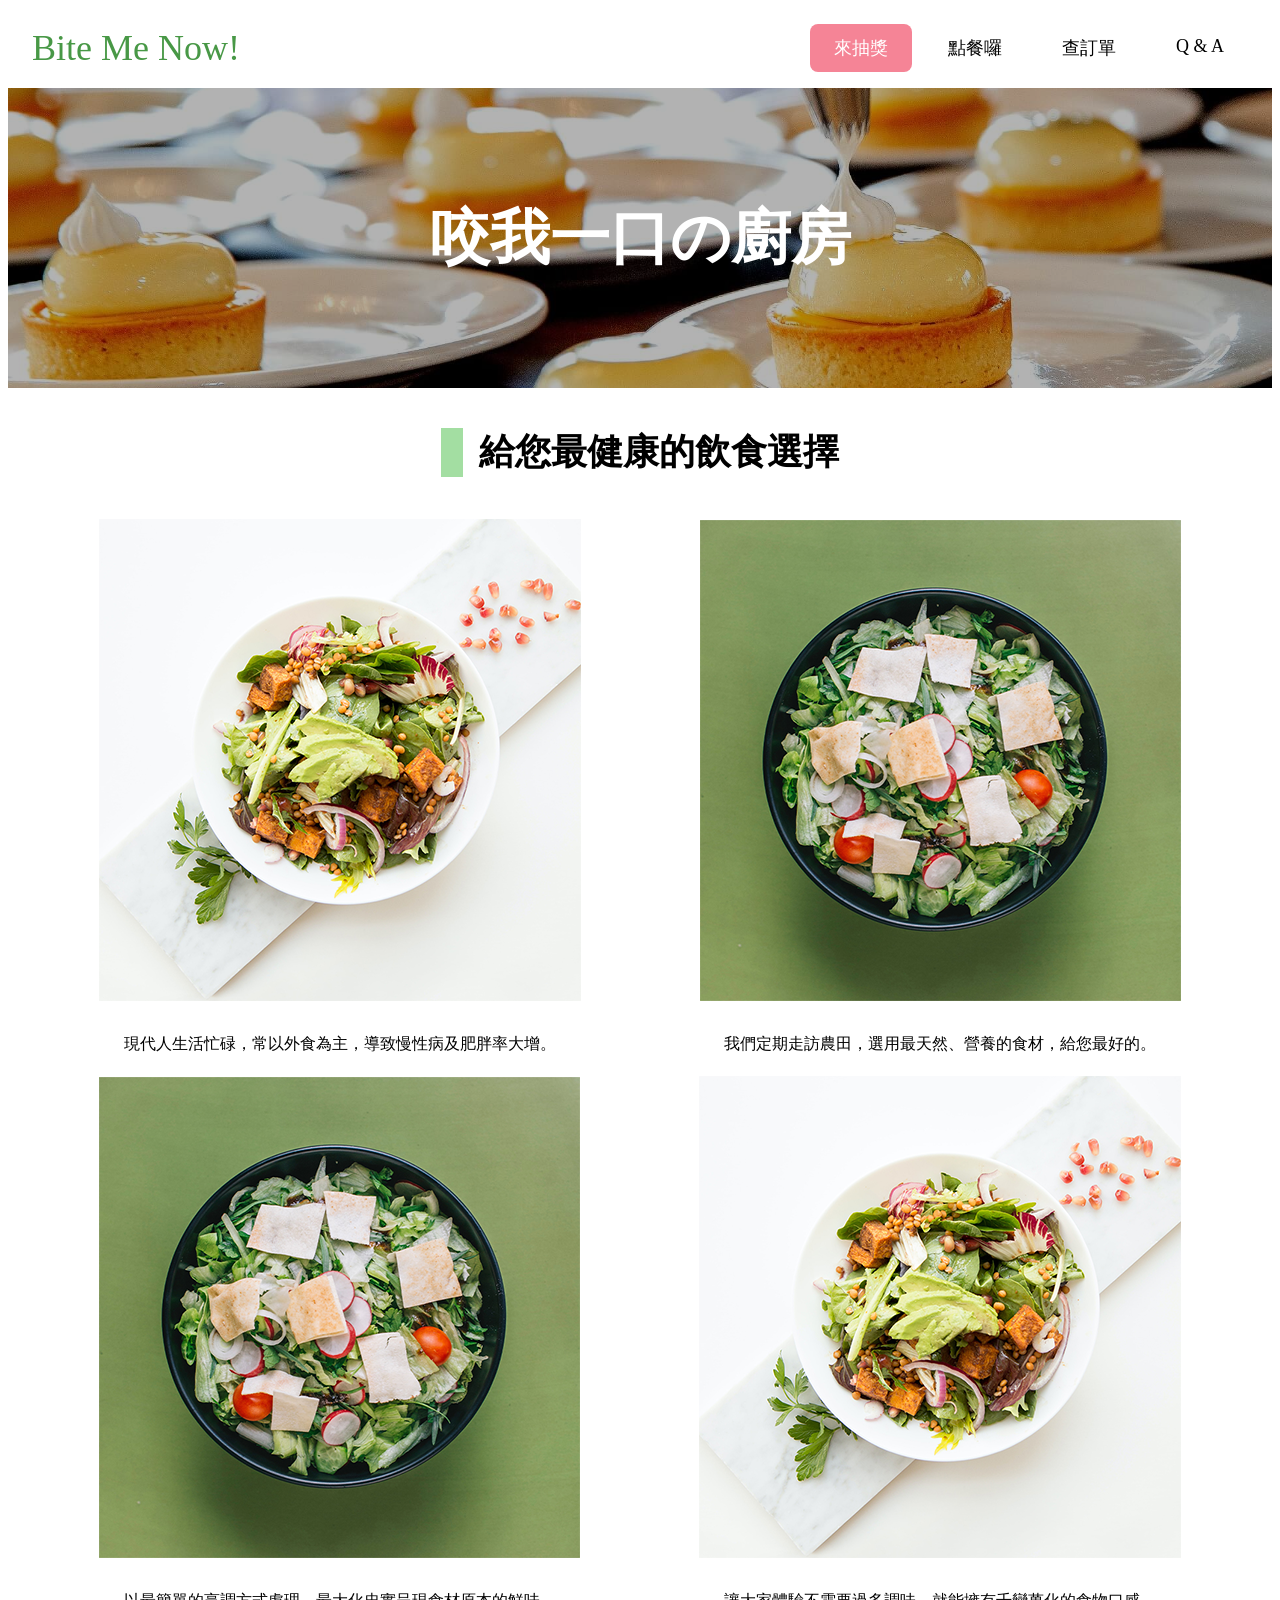
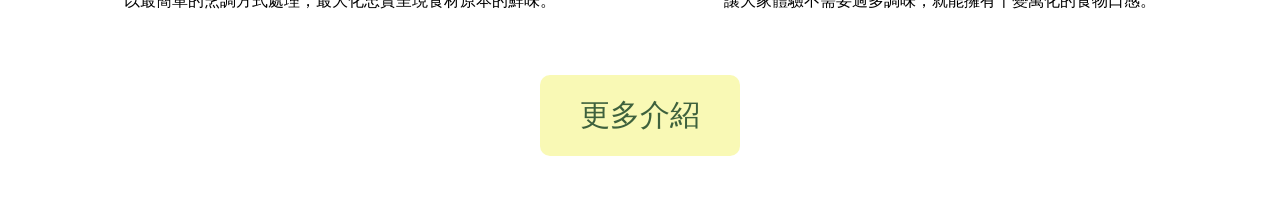
<file: week-2/index.html>
<!DOCTYPE html>

<html>
  <head>
   <meta charset="utf-8">
   <title>Week-1 Homework</title>
   <meta name="viewport" content="width=device-width, initial-scale=1">
   <link rel="stylesheet" href="https://necolas.github.io/normalize.css/8.0.1/normalize.css" />
   <link rel="stylesheet" href="style.css">
   <title>Restaurant - Bite Me Now</title>
  </head>

  <body>
    <nav class="nav">
      <div class="nav_sitename">
        Bite Me Now! 
      </div>
      <div class="menu_toggle" id="mobile_menu">
        <span class="bar"></span>
        <span class="bar"></span>
        <span class="bar"></span>
      </div>
      <ul class="nav_list">
       <li class="active"><a href="#">來抽獎</a></li>
       <li><a href="#">點餐囉</a></li>
       <li><a href="#">查訂單</a></li>
       <li><a href="#">Q & A</a></li>
      </ul> 
    </nav> 
    <section class="banner" id="welcome_banner">
        <h1 id="goodtime_banner">咬我一口の廚房</h1>
    </section>
    <div class="wrapper">
      <section class="section">
        <h2 class="section_title">
          給您最健康的飲食選擇
        </h2>
        <div class="section_contents">
          <div class="content">
            <img src="f-001.png" />
            <p>現代人生活忙碌，常以外食為主，導致慢性病及肥胖率大增。</p>
          </div>
          <div class="content">
            <img src="f-002.png" />
            <p>我們定期走訪農田，選用最天然、營養的食材，給您最好的。</p>
          </div>
          <div class="content">
            <img src="f-002.png" />
            <p>以最簡單的烹調方式處理，最大化忠實呈現食材原本的鮮味。</p>
          </div>
          <div class="content">
            <img src="f-001.png" />
            <p>讓大家體驗不需要過多調味，就能擁有千變萬化的食物口感。</p>
          </div>
        </div>
        <div class="button">
          更多介紹
        </div>
        <div class="section_contents" id="hidden_contents">
          <div class="content">
            <img src="f-001.png" />
            <p>秘密菜單：（一）</p>
          </div>
          <div class="content">
            <img src="f-002.png" />
            <p>秘密菜單：（二）</p>
          </div>
          <div class="content">
            <img src="f-002.png" />
            <p>秘密菜單：（三）</p>
          </div>
          <div class="content">
            <img src="f-001.png" />
            <p>秘密菜單：（四）</p>
          </div>
        </div>
      </section>
    </div>
    <script src="web.js"></script>
  </body>

</html>
</file>
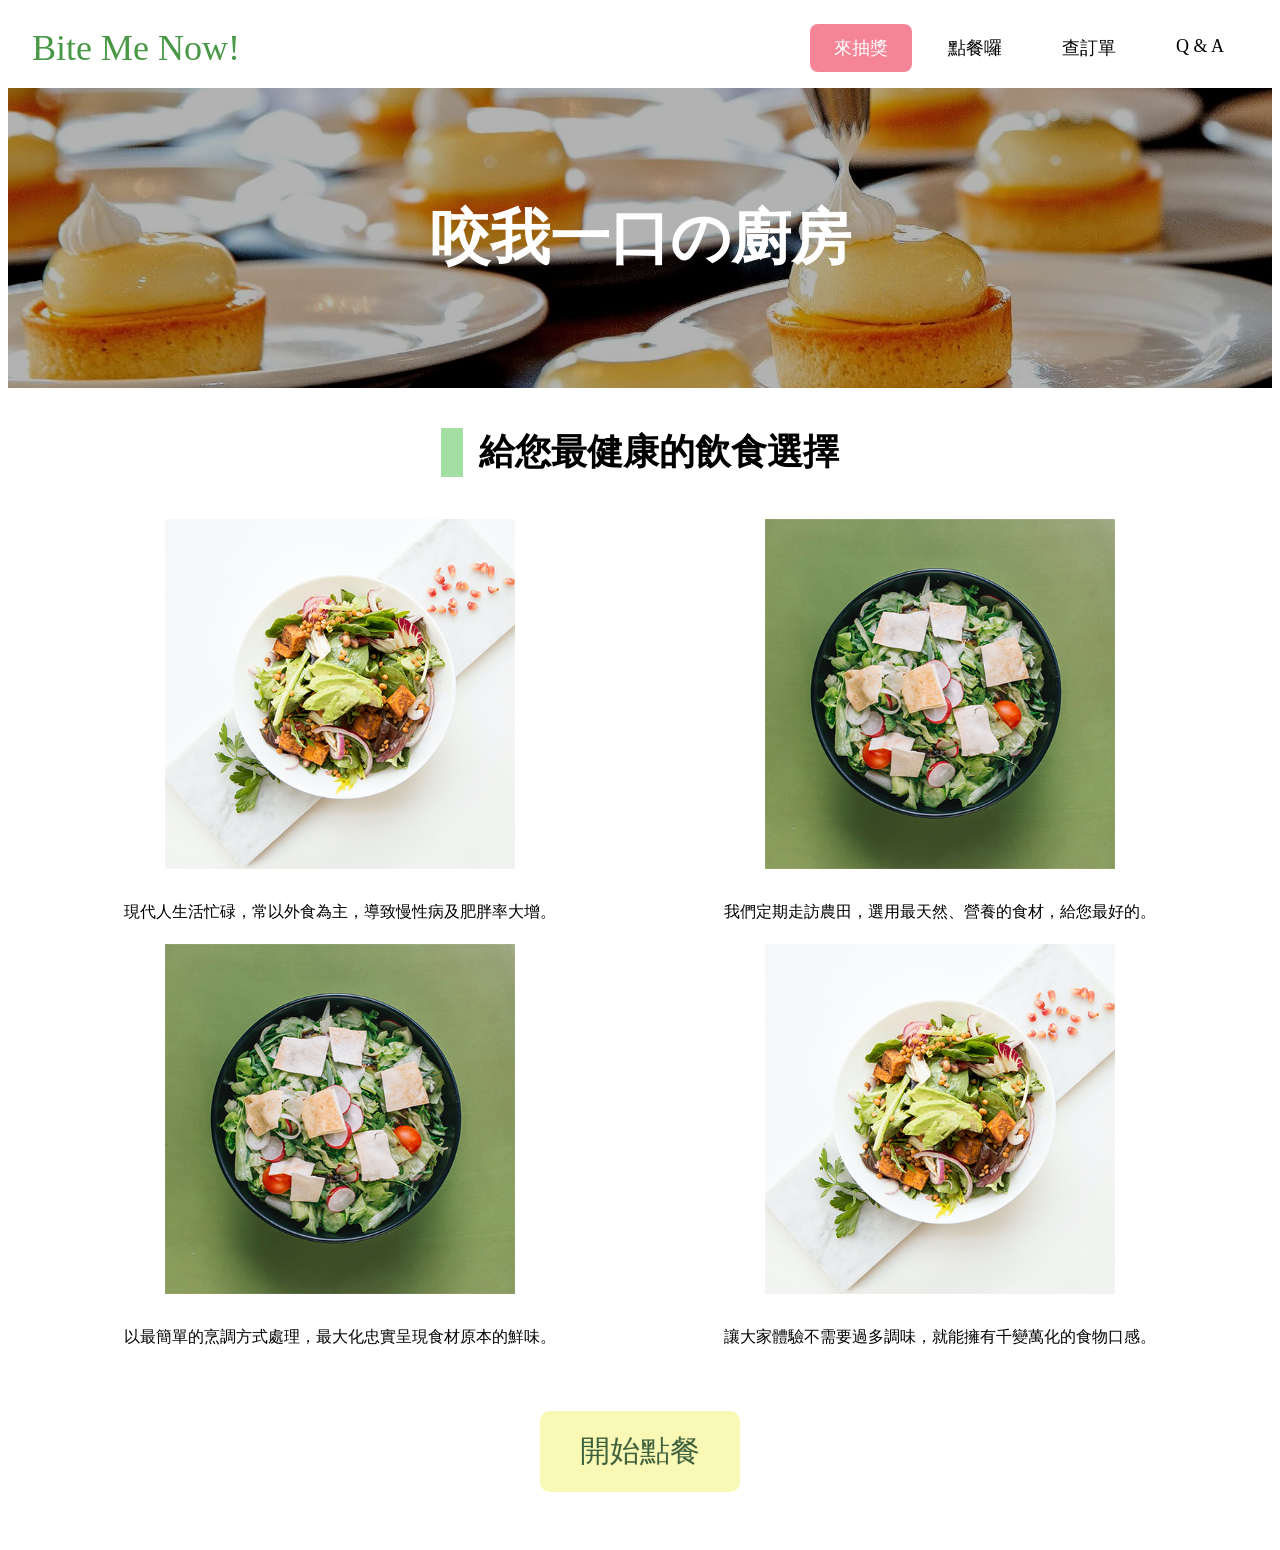
<file: week-1/week1_hw2.html>
<!DOCTYPE html>

<html>
  <head>
   <meta charset="utf-8">
   <title>Week-1 Homework</title>
   <meta name="viewport" content="width=device-width, initial-scale=1">
   <link rel="stylesheet" href="https://necolas.github.io/normalize.css/8.0.1/normalize.css" />
   
   <style>
     .nav {
        display: flex;
        height: 80px;
        background: white;
        justify-content: space-between;
        align-items: center;
        padding: 0 24px;
     }
     .nav_sitename {
        color: #489846;
        font-size: 36px;
     }
     .nav_list {
        list-style: none;
        margin: 0;
        padding: 0;
        display: flex;
        flex-direction: row;
        font-size: 18px;
     }
     .nav_list li {
        margin-left: 12px;
        padding: 12px 24px;
        border-radius: 8px;
        transition: background 0.1s;
     }
     .nav_list li.active, .nav_list li:hover{
        background-color: #f58496;
     }
     .nav_list li.active a, .nav_list li:hover a {
        color: white;
     }
     .nav_list li a {
        text-decoration: none;
        color: black;
     }
     .banner {
        position: relative;
        height: 300px;
        background: url(bg.jpg) center/cover no-repeat;
     }
     .banner:after {
        content: "";
        position: absolute;
        background: rgba(0,0,0,0.3);
        top: 0;
        left: 0;
        right: 0;
        bottom: 0;
     } 
     .banner h1 {
        display: inline-block;
        position: relative;
        margin: 0;
        color: white;
        z-index: 1;
        top: 50%;
        left: 50%;
        transform: translate(-50%,-50%);
        font-size: 60px;
     }
     h2 {
        margin: 0;
     }
     .wrapper {
        max-width: 1200px;
        margin: 0 auto;
     }
     .section {
        text-align: center;
        margin-top: 40px;
     }
     .section_title {
        display: inline-block;
        font-size: 36px;
        border-left: solid 22px #a3dea2;
        padding-left: 16px;
     }
     .section_contents {
        display: flex;
        flex-wrap: wrap;
        flex-direction: row;
        justify-content: center;
        align-items: center;
        font-size: 16px;
        line-height: 2em;
        margin: 42px 0px;
     }
     .content {
        margin: 0 auto;
     }
     .content img {
        width: 350px;
        height: 350px;
     }
     .button {
        display: inline-block;
        padding: 20px 40px;
        font-size: 30px;
        color: #3e613d;
        background-color: #f9f9b5;
        border-radius: 10px;
        cursor: pointer;
        transition: transform 0.1s;
        margin-bottom: 50px;
     }
     .button:hover {
        transform: scale(1.1);
     }

     @media screen and (min-width: 800px) and (max-width: 1200px){
      .section_contents {
        display: flex;
        flex-wrap: wrap;
      }
     }

     @media screen and (max-width: 800px){ 
     .nav_list {
        display: none;
     }
     .bar {
        background-color: black;
        padding: 2px 18px;
        height: 2px;
        display: block; 
        margin: 6px 0;
      } 
     .menu_toggle {
        display: block;
        cursor: pointer;
      }
      .menu_toggle:hover {
        cursor: pointer;
      }
     }
     
     @media screen and (max-width: 500px) {
      .section_contents {
        display: flex;
        flex-wrap: column;
      }
     }
   </style>
  </head>

  <body>
    <nav class="nav">
      <div class="nav_sitename">
        Bite Me Now! 
      </div>
      <div class="menu_toggle" id="mobile_menu">
        <span class="bar"></span>
        <span class="bar"></span>
        <span class="bar"></span>
      </div>
      <ul class="nav_list">
       <li class="active"><a href="#">來抽獎</a></li>
       <li><a href="#">點餐囉</a></li>
       <li><a href="#">查訂單</a></li>
       <li><a href="#">Q & A</a></li>
      </ul> 
    </nav> 
    <section class="banner">
        <h1>咬我一口の廚房</h1>
    </section>
    <div class="wrapper">
      <section class="section">
        <h2 class="section_title">
          給您最健康的飲食選擇
        </h2>
        <div class="section_contents">
          <div class="content">
            <img src="f-001.png" />
            <p>現代人生活忙碌，常以外食為主，導致慢性病及肥胖率大增。</p>
          </div>
          <div class="content">
            <img src="f-002.png" />
            <p>我們定期走訪農田，選用最天然、營養的食材，給您最好的。</p>
          </div>
          <div class="content">
            <img src="f-002.png" />
            <p>以最簡單的烹調方式處理，最大化忠實呈現食材原本的鮮味。</p>
          </div>
          <div class="content">
            <img src="f-001.png" />
            <p>讓大家體驗不需要過多調味，就能擁有千變萬化的食物口感。</p>
          </div>
        </div>
        <div class="button">
          開始點餐
        </div>
      </section>
    </div>
  </body>

</html>
</file>
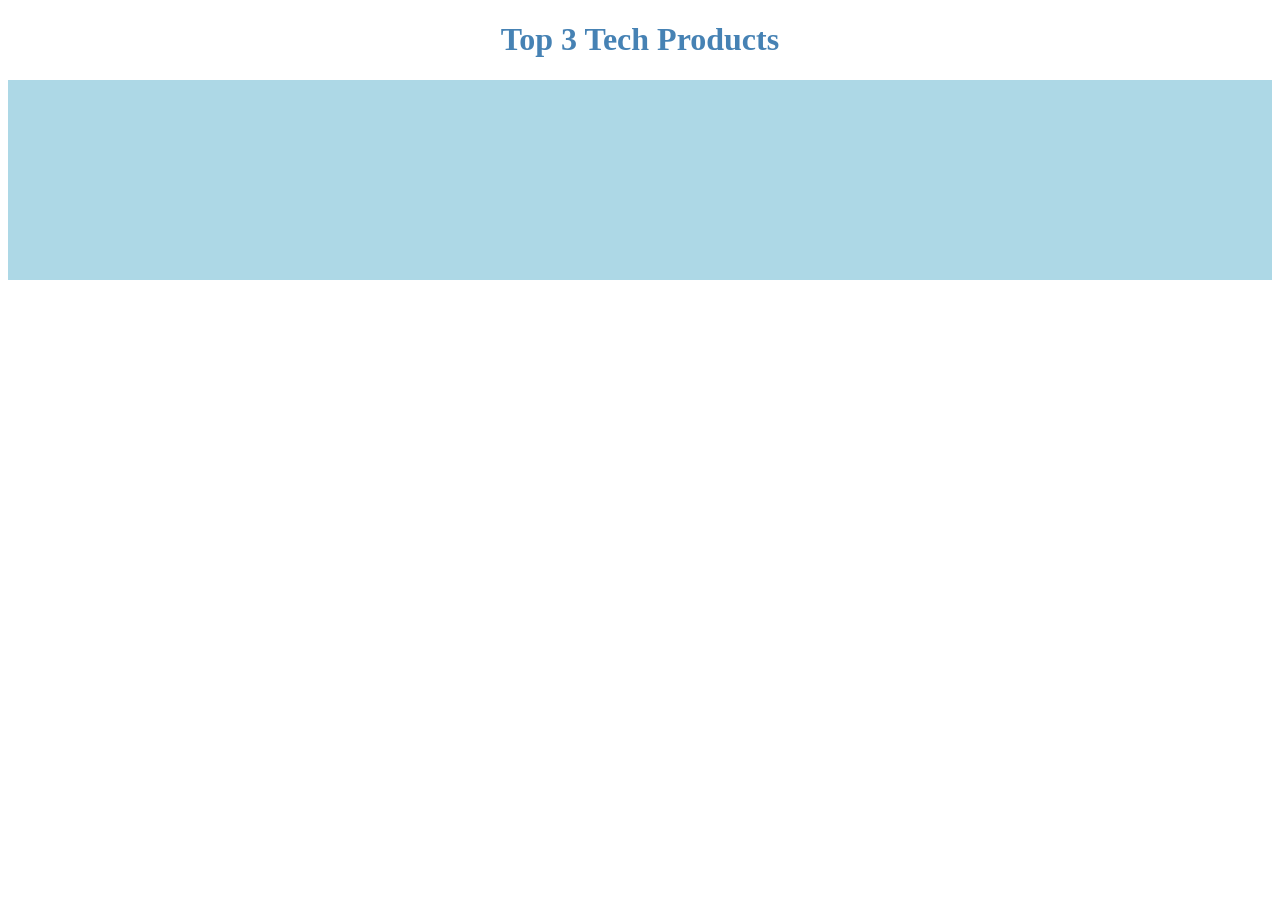
<file: week-4/week4-hw2.html>
<!DOCTYPE html>

<html>
  <head>
    <meta charset="utf-8">
    <title>Week-4 hw2</title>
    <meta name="viewport" content="width=device-width, initial-scale=1">
    <link rel="stylesheet" href="https://necolas.github.io/normalize.css/8.0.1/normalize.css" />
    <link rel="stylesheet" href="style.css">
    <script src="ajax.js"></script>
  </head>
  <body>
    <h1 class="title">
      Top 3 Tech Products
    </h1>
    <div id="products">
    </div>
  </body>
</html>
</file>
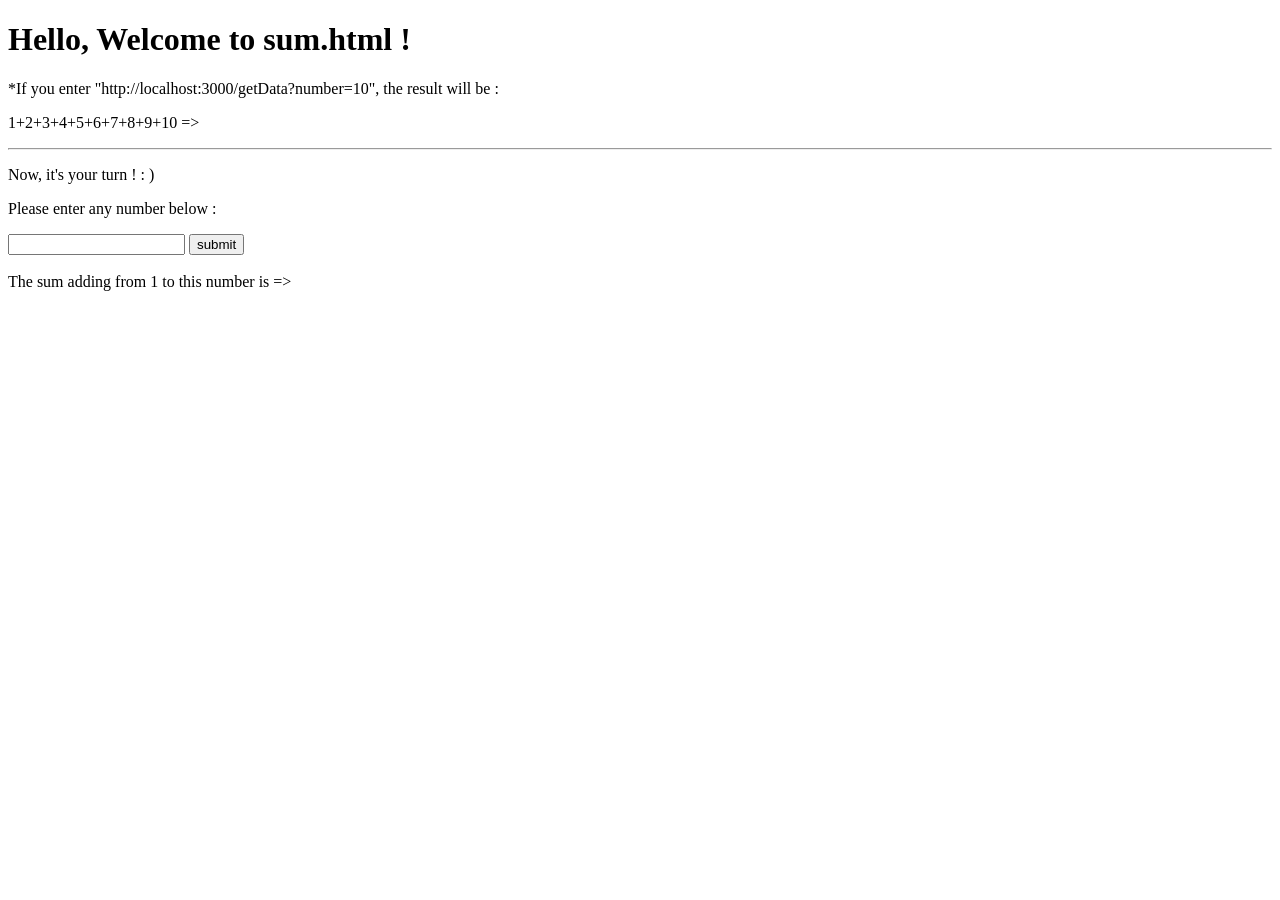
<file: week-3/week3/public/sum.html>
<!DOCTYPE html>
<html>
<head>
    <meta charset="utf-8">
    <title>Week3 hw3</title>
    <meta name="viewport" content="width=device-width, initial-scale=1">
    <script src="http://code.jquery.com/jquery-3.6.0.min.js"></script>
    <script>
        let ajax = new XMLHttpRequest();
        ajax.onreadystatechange = function () {
            if (ajax.readyState === 4) {
                document.getElementById("ajax").innerHTML = ajax.responseText;
            }
        }
        ajax.open("GET", "http://localhost:3000/getData?number=10");
        ajax.send();

        function calculate (){
            let number = $("#number").val();
            let request = new XMLHttpRequest();
            request.open("GET", "/getData" + "?number=" + number);
            request.onload = function () {
                var content = document.getElementById("result");
                content.innerHTML = request.responseText;
            }
            request.send();
        }
    </script>
</head>
<body>
    <h1>Hello, Welcome to sum.html !</h1>
    <div>
        <span>*If you enter "http://localhost:3000/getData?number=10", the result will be :</span>
        <br>
        <p>1+2+3+4+5+6+7+8+9+10 =></p>
        <span id="ajax"></span>
    </div>
    <hr>
    <form>
        <p>Now, it's your turn ! : )</p>
        <p>Please enter any number below :</p>
        <input type="text" name="number" id="number">
        <input type="button" value="submit" id="submit" onclick="calculate()">
    </form>
    <br>
    <p style="display:inline">The sum adding from 1 to this number is =></p>
    <span id="result" style="text-decoration: underline"></span>
</body>
</html>
</file>
<file: week-2/style.css>
.nav {
        display: flex;
        height: 80px;
        background: white;
        justify-content: space-between;
        align-items: center;
        padding: 0 24px;
     }
     .nav_sitename {
        color: #489846;
        font-size: 36px;
     }
     .nav_list {
        list-style: none;
        margin: 0;
        padding: 0;
        display: flex;
        flex-direction: row;
        font-size: 18px;
     }
     .nav_list li {
        margin-left: 12px;
        padding: 12px 24px;
        border-radius: 8px;
        transition: background 0.1s;
     }
     .nav_list li.active, .nav_list li:hover{
        background-color: #f58496;
     }
     .nav_list li.active a, .nav_list li:hover a {
        color: white;
     }
     .nav_list li a {
        text-decoration: none;
        color: black;
     }
     .banner {
        position: relative;
        height: 300px;
        background: url(bg.jpg) center/cover no-repeat;
     }
     .banner:after {
        content: "";
        position: absolute;
        background: rgba(0,0,0,0.3);
        top: 0;
        left: 0;
        right: 0;
        bottom: 0;
     } 
     .banner h1 {
        display: inline-block;
        position: relative;
        margin: 0;
        color: white;
        z-index: 1;
        top: 50%;
        left: 50%;
        transform: translate(-50%,-50%);
        font-size: 60px;
     }
     h2 {
        margin: 0;
     }
     .wrapper {
        max-width: 1200px;
        margin: 0 auto;
     }
     .section {
        text-align: center;
        margin-top: 40px;
     }
     .section_title {
        display: inline-block;
        font-size: 36px;
        border-left: solid 22px #a3dea2;
        padding-left: 16px;
     }
     .section_contents {
        display: flex;
        flex-wrap: wrap;
        flex-direction: row;
        justify-content: center;
        align-items: center;
        font-size: 16px;
        line-height: 2em;
        margin: 42px 0px;
     }
     .content {
        margin: 0 auto;
     }
     .button {
        display: inline-block;
        padding: 20px 40px;
        font-size: 30px;
        color: #3e613d;
        background-color: #f9f9b5;
        border-radius: 10px;
        cursor: pointer;
        transition: transform 0.1s;
        margin-bottom: 50px;
     }
     .button:hover {
        transform: scale(1.1);
     }
     #hidden_contents {
      display: none;
     }

     @media screen and (min-width: 800px) and (max-width: 1200px){
      .section_contents {
        display: flex;
        flex-wrap: wrap;
      }
     }

     @media screen and (max-width: 800px) { 
      body {
         overflow-x:hidden;
      }
      .nav {
         position: relative;　
      }
      .nav_list {
         display: grid;
         grid-template-columns: auto;
         margin: 0;
         width: 37%;
         position: fixed;
         top: 80px;
         right: -100%;
         opacity: 0;
         trasition: all 0.5s ease;
         overflow:hidden;
         font-size: 20px;
         z-index: 2;
      }
      .nav_list.active {
         right: 0;
         opacity: 1;
         transition: all 0.5s ease;
      }
      .nav_list li {
         background-color: rgba(255, 217, 204,0.5) ;
         /*text-align: center;*/
         line-height: 51px;
         width: 100%;
         display: table;
         border-radius: 22px;
      }
      .banner {
         z-index: -1;
      }
      #mobile_menu {
         position: absolute;
         top: 20%;
         right: 5%;
         transform: translate(5%,20%);
         overflow:hidden;
      }
      .bar {
         display: block;
         background-color: black;
         padding: 2px 18px;
         height: 2px;
         margin: 6px 0;
         cursor: pointer;
         overflow:hidden;
      }
      .menu_toggle:hover {
        cursor: pointer;
      }
      #mobile_menu.is_active .bar:nth-child(2) {
         opacity: 0;
      }
      #mobile_menu.is_active .bar:nth-child(1) {
         transform: translateY(12px) rotate(44deg); 
      }
      #mobile_menu.is_active .bar:nth-child(3) {
         transform: translateY(-12px) rotate(-45deg); 
      }
     
     @media screen and (max-width: 500px) {
      .section_contents {
        display: flex;
        flex-wrap: column;
      }
     }
</file>
<file: week-4/style.css>
h1 {	
	text-align: center;
	color: steelblue;
}
h2 {
	text-decoration: underline;
}
.product {
	text-align: center;
}
#products {
	display: flex;
	height: 200px;
	background: lightblue;
	justify-content: space-evenly;
	align-items: center;
	padding: 0 30px;
}
</file>
